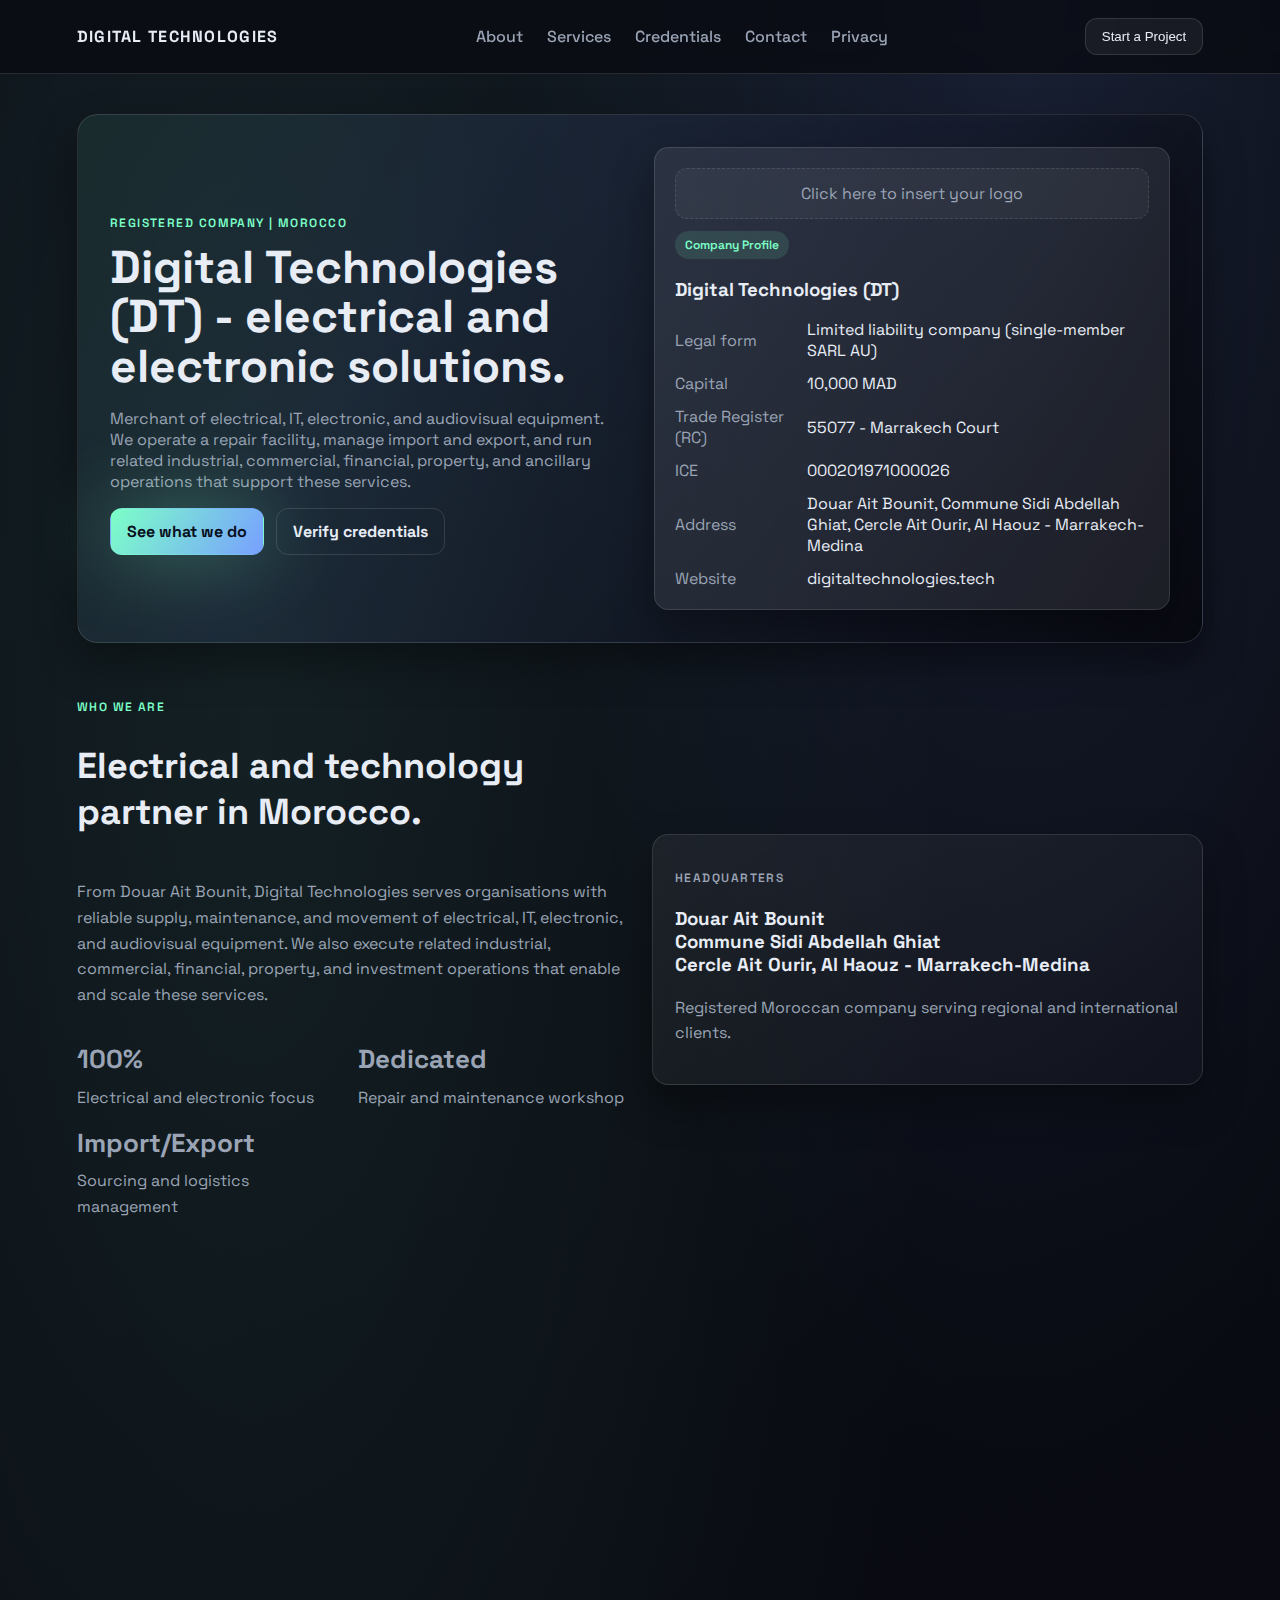
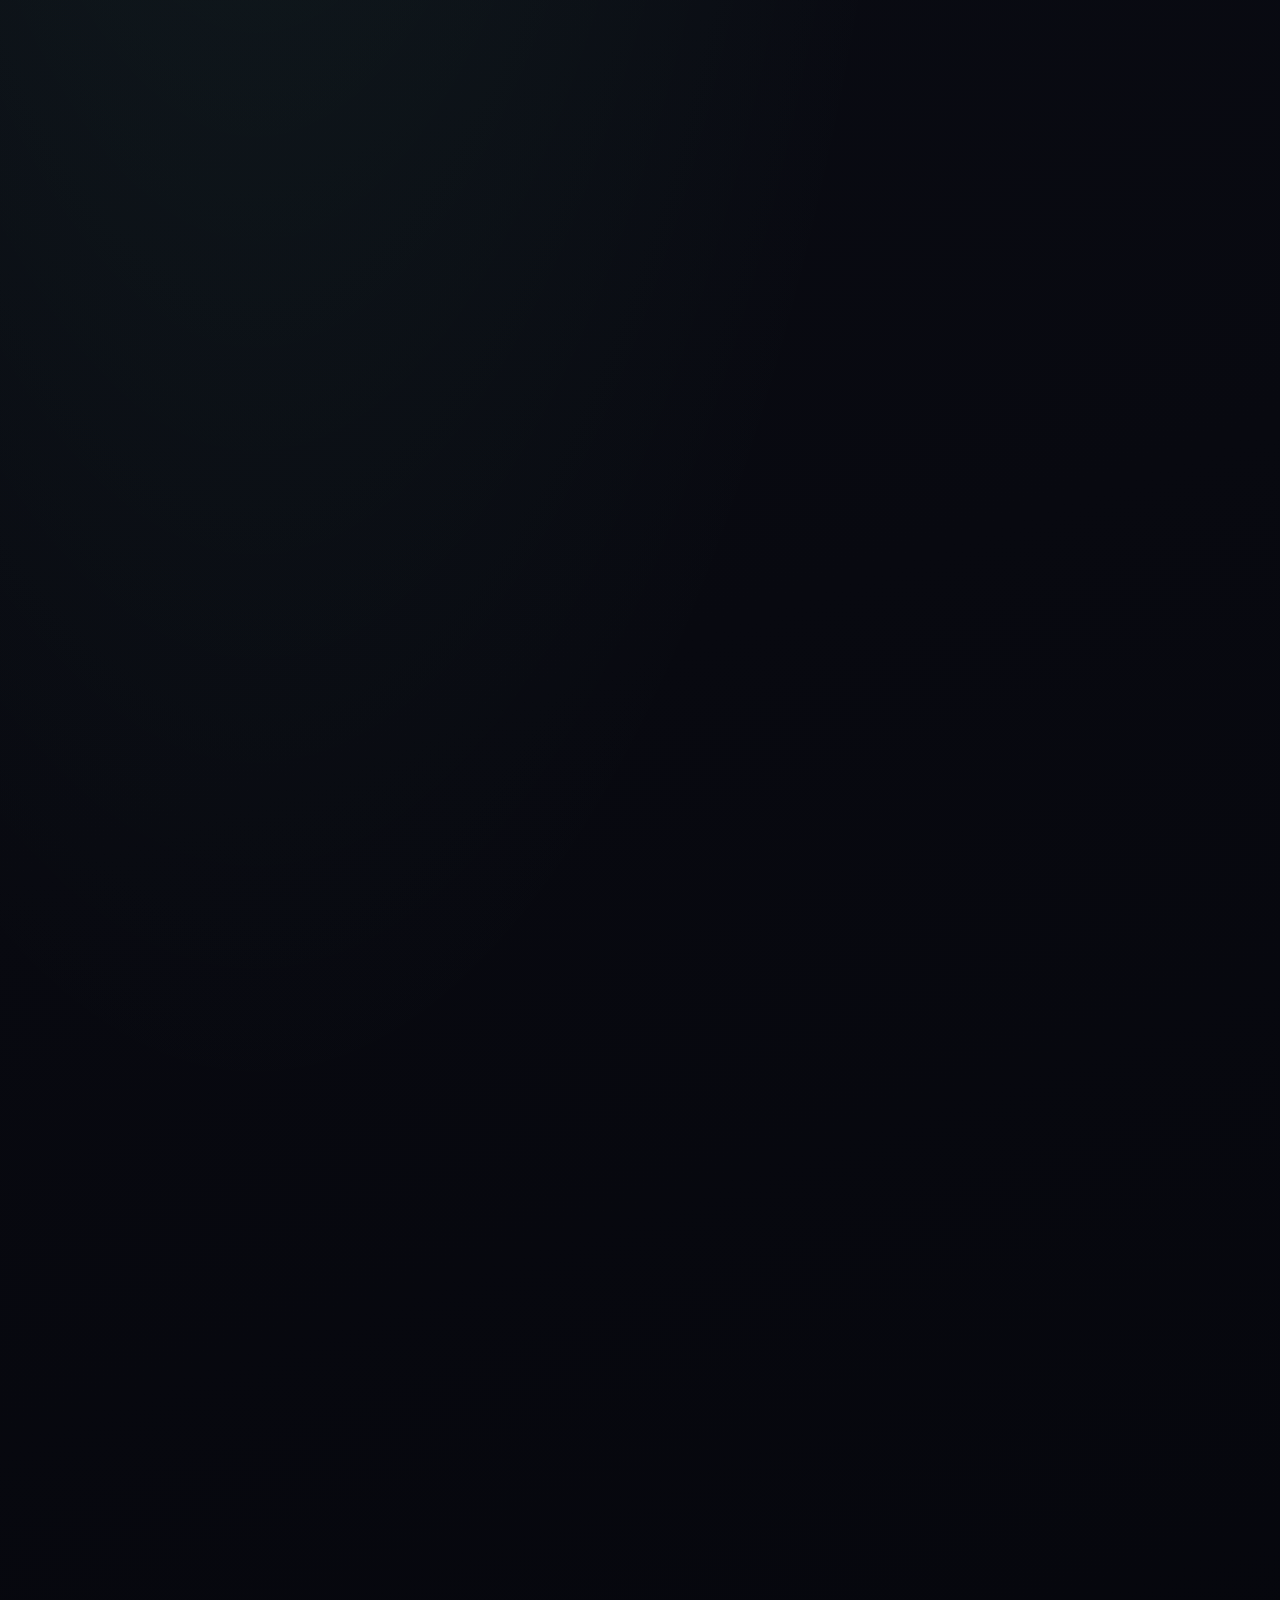
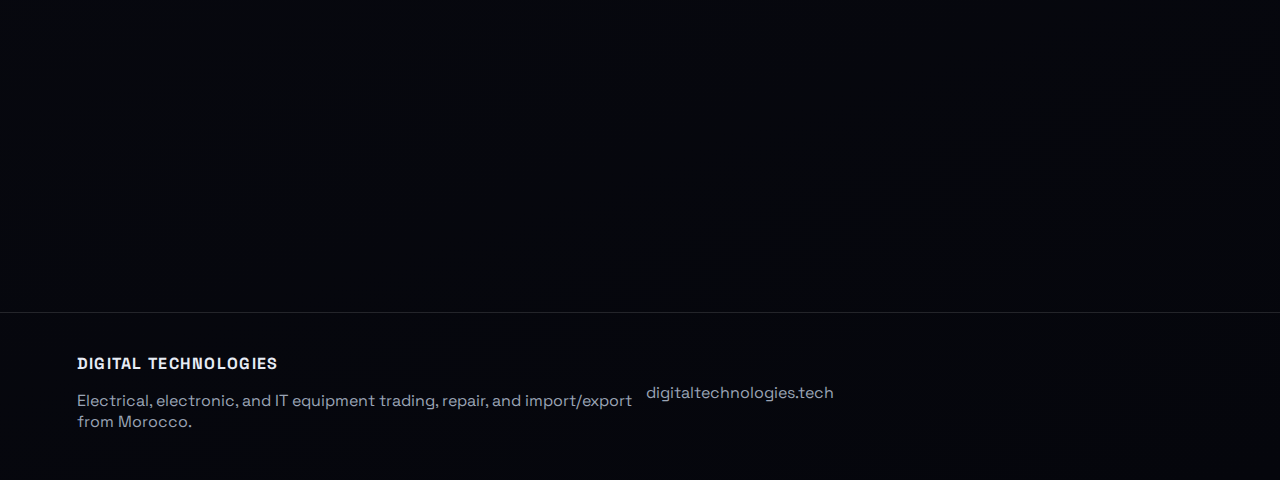
<file: index.html>
<!doctype html>
<html lang="en">
<head>
  <meta charset="UTF-8">
  <meta name="viewport" content="width=device-width, initial-scale=1.0">
  <title>Digital Technologies</title>
  <link rel="preconnect" href="https://fonts.googleapis.com">
  <link rel="preconnect" href="https://fonts.gstatic.com" crossorigin>
  <link href="https://fonts.googleapis.com/css2?family=Space+Grotesk:wght@400;500;600;700&display=swap" rel="stylesheet">
  <link rel="stylesheet" href="style.css">
</head>
<body>
  <header class="nav">
    <div class="logo">DIGITAL TECHNOLOGIES</div>
    <nav class="menu">
      <a href="#about">About</a>
      <a href="#services">Services</a>
      <a href="#credentials">Credentials</a>
      <a href="#contact">Contact</a>
      <a href="privacy.html">Privacy</a>
    </nav>
    <button class="cta" onclick="document.getElementById('contact').scrollIntoView({ behavior: 'smooth' });">Start a Project</button>
  </header>

  <main>
    <section class="hero">
      <div class="hero__content" data-animate>
        <p class="eyebrow">Registered company | Morocco</p>
        <h1>Digital Technologies (DT) - electrical and electronic solutions.</h1>
        <p class="lede">
          Merchant of electrical, IT, electronic, and audiovisual equipment. We operate a repair facility, manage import and export,
          and run related industrial, commercial, financial, property, and ancillary operations that support these services.
        </p>
        <div class="hero__actions">
          <a class="button primary" href="#services">See what we do</a>
          <a class="button ghost" href="#credentials">Verify credentials</a>
        </div>
      </div>
      <div class="hero__card" data-animate>
        <div class="logo-placeholder">Click here to insert your logo</div>
        <div class="badge">Company Profile</div>
        <h3>Digital Technologies (DT)</h3>
        <dl>
          <div class="row">
            <dt>Legal form</dt>
            <dd>Limited liability company (single-member SARL AU)</dd>
          </div>
          <div class="row">
            <dt>Capital</dt>
            <dd>10,000 MAD</dd>
          </div>
          <div class="row">
            <dt>Trade Register (RC)</dt>
            <dd>55077 - Marrakech Court</dd>
          </div>
          <div class="row">
            <dt>ICE</dt>
            <dd>000201971000026</dd>
          </div>
          <div class="row">
            <dt>Address</dt>
            <dd>Douar Ait Bounit, Commune Sidi Abdellah Ghiat, Cercle Ait Ourir, Al Haouz - Marrakech-Medina</dd>
          </div>
          <div class="row">
            <dt>Website</dt>
            <dd><a href="https://digitaltechnologies.tech/" target="_blank" rel="noreferrer">digitaltechnologies.tech</a></dd>
          </div>
        </dl>
      </div>
    </section>

    <section class="panel" id="about" data-animate>
      <div class="panel__content">
        <div class="label">Who we are</div>
        <h2>Electrical and technology partner in Morocco.</h2>
        <p>
          From Douar Ait Bounit, Digital Technologies serves organisations with reliable supply, maintenance, and movement
          of electrical, IT, electronic, and audiovisual equipment. We also execute related industrial, commercial, financial,
          property, and investment operations that enable and scale these services.
        </p>
        <div class="grid stats">
          <div>
            <p class="stat__number">100%</p>
            <p class="stat__label">Electrical and electronic focus</p>
          </div>
          <div>
            <p class="stat__number">Dedicated</p>
            <p class="stat__label">Repair and maintenance workshop</p>
          </div>
          <div>
            <p class="stat__number">Import/Export</p>
            <p class="stat__label">Sourcing and logistics management</p>
          </div>
        </div>
      </div>
      <div class="panel__visual">
        <div class="glass">
          <p class="label">Headquarters</p>
          <h3>Douar Ait Bounit<br>Commune Sidi Abdellah Ghiat<br>Cercle Ait Ourir, Al Haouz - Marrakech-Medina</h3>
          <p class="note">Registered Moroccan company serving regional and international clients.</p>
        </div>
      </div>
    </section>

    <section class="panel split" id="services" data-animate>
      <div class="label">What we do</div>
      <h2>From supply to after-sales - one accountable team.</h2>
      <div class="grid cards">
        <article class="card">
          <h3>Equipment Trading</h3>
          <p>Electrical, IT, electronic, and audiovisual hardware for business, industrial, and infrastructure needs.</p>
        </article>
        <article class="card">
          <h3>Repair Workshop</h3>
          <p>Diagnostics, repair, and upkeep of electrical, computer, electronic, and audiovisual equipment.</p>
        </article>
        <article class="card">
          <h3>Import and Export</h3>
          <p>Cross-border sourcing, customs coordination, and logistics to keep supply chains moving.</p>
        </article>
      </div>
    </section>

    <section class="panel credentials" id="credentials" data-animate>
      <div class="label">Credentials</div>
      <h2>Registered company details.</h2>
      <div class="credential-grid">
        <div class="credential">
          <p class="muted">Company name</p>
          <p class="value">Digital Technologies (DT)</p>
        </div>
        <div class="credential">
          <p class="muted">Legal form</p>
          <p class="value">Limited liability company (single-member SARL AU)</p>
        </div>
        <div class="credential">
          <p class="muted">Capital</p>
          <p class="value">10,000 MAD</p>
        </div>
        <div class="credential">
          <p class="muted">Trade Register (RC)</p>
          <p class="value">55077 - Marrakech Court</p>
        </div>
        <div class="credential">
          <p class="muted">ICE</p>
          <p class="value">000201971000026</p>
        </div>
        <div class="credential">
          <p class="muted">Address</p>
          <p class="value">Douar Ait Bounit, Commune Sidi Abdellah Ghiat, Cercle Ait Ourir, Al Haouz - Marrakech-Medina</p>
        </div>
        <div class="credential">
          <p class="muted">Activities</p>
          <p class="value">Trading of electrical, IT, electronic, and audiovisual equipment; repair services; import/export; related industrial, commercial, financial, property, and ancillary operations.</p>
        </div>
        <div class="credential">
          <p class="muted">Website</p>
          <p class="value"><a href="https://digitaltechnologies.tech/" target="_blank" rel="noreferrer">digitaltechnologies.tech</a></p>
        </div>
      </div>
    </section>

    <section class="panel contact" id="contact" data-animate>
      <div>
        <div class="label">Contact</div>
        <h2>Need equipment, repairs, or import/export support?</h2>
        <p>Send us your request for a quote, partnership, or service call. We respond quickly with clear next steps.</p>
        <div class="contact-actions">
          <a class="button primary" href="mailto:contact@digitaltechnologies.tech">contact@digitaltechnologies.tech</a>
          <a class="button ghost" href="https://digitaltechnologies.tech/" target="_blank" rel="noreferrer">Visit website</a>
        </div>
      </div>
      <form class="contact-form" onsubmit="handleSubmit(event)">
        <label>
          Project or idea
          <textarea name="message" required placeholder="Describe the outcome you want, timelines, and constraints."></textarea>
        </label>
        <label>
          Your email
          <input name="email" type="email" required placeholder="you@example.com">
        </label>
        <button type="submit" class="button primary full">Send</button>
        <p class="form-status" id="form-status" role="status"></p>
      </form>
    </section>
  </main>

  <footer class="footer">
    <div>
      <p class="logo">DIGITAL TECHNOLOGIES</p>
      <p class="muted">Electrical, electronic, and IT equipment trading, repair, and import/export from Morocco.</p>
    </div>
    <div class="footer__meta">
      <a href="https://digitaltechnologies.tech/" target="_blank" rel="noreferrer">digitaltechnologies.tech</a>
    </div>
  </footer>

  <script src="script.js"></script>
</body>
</html>
</file>
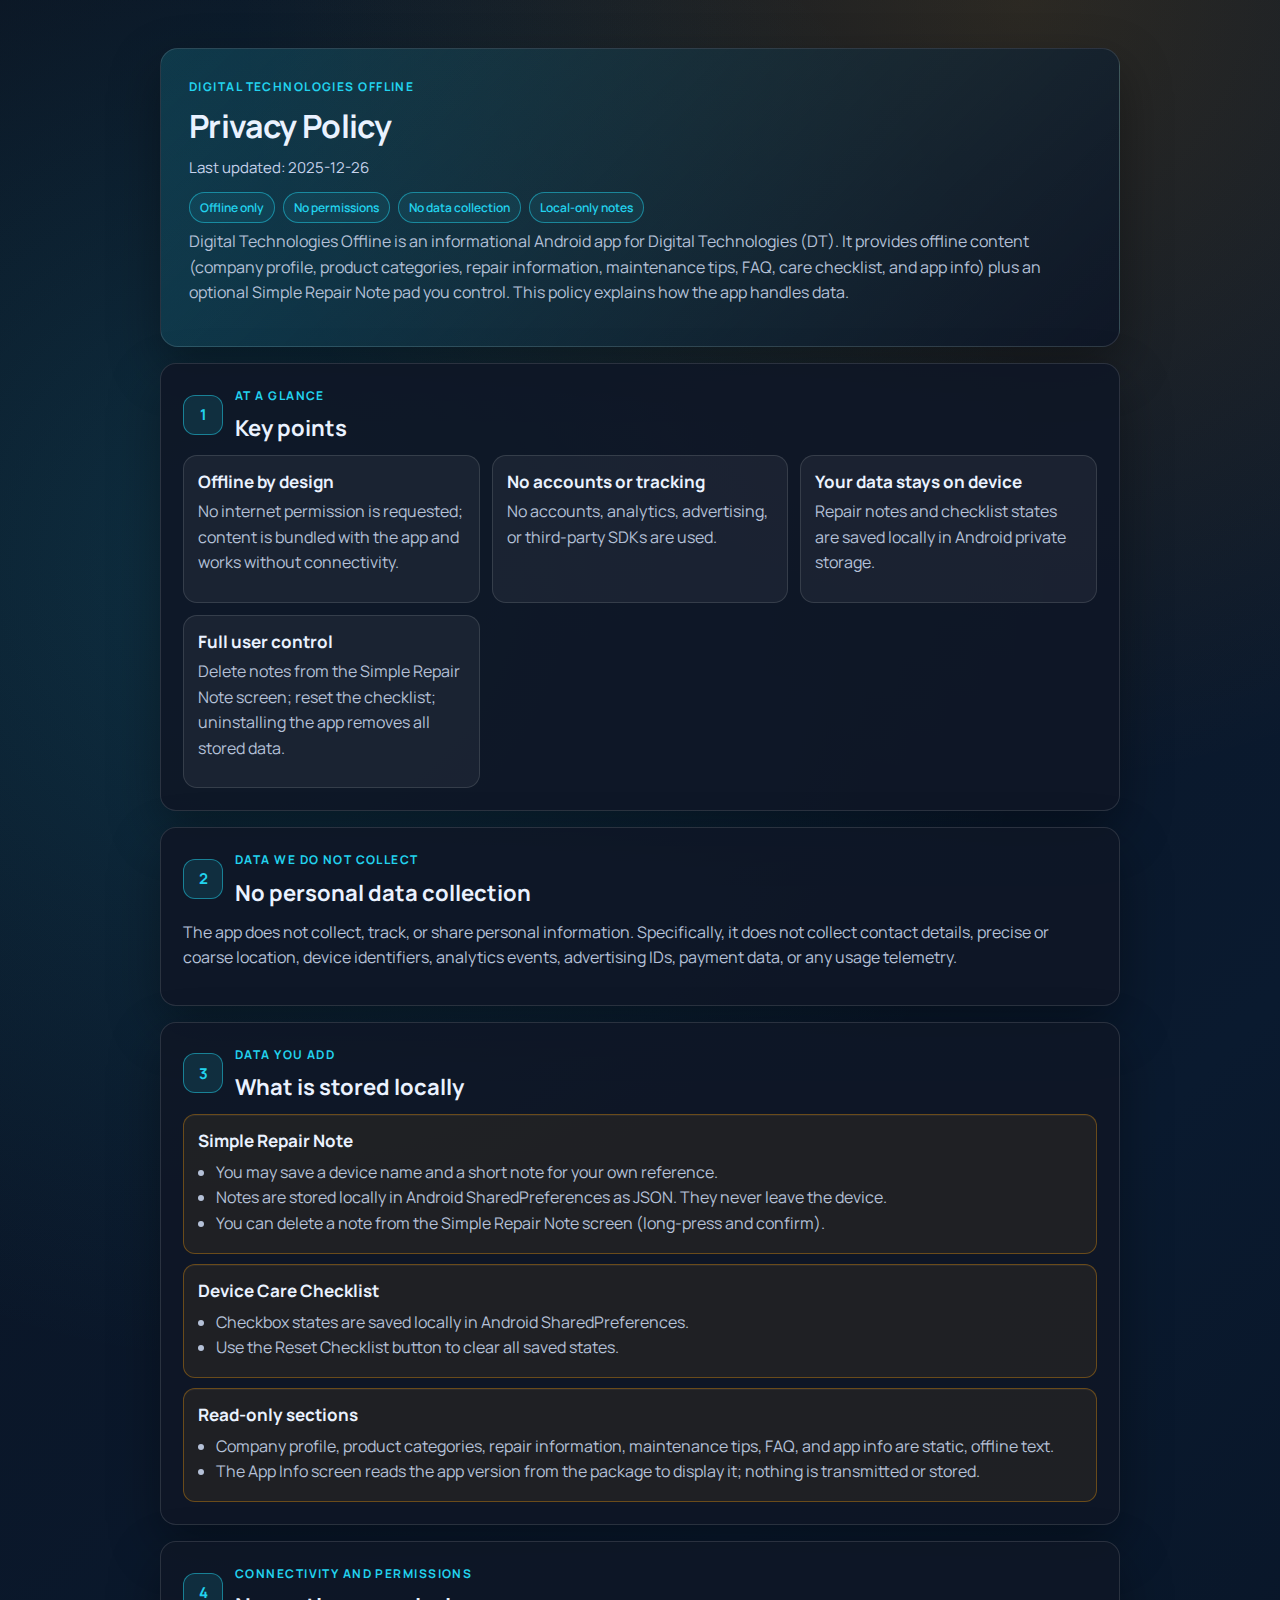
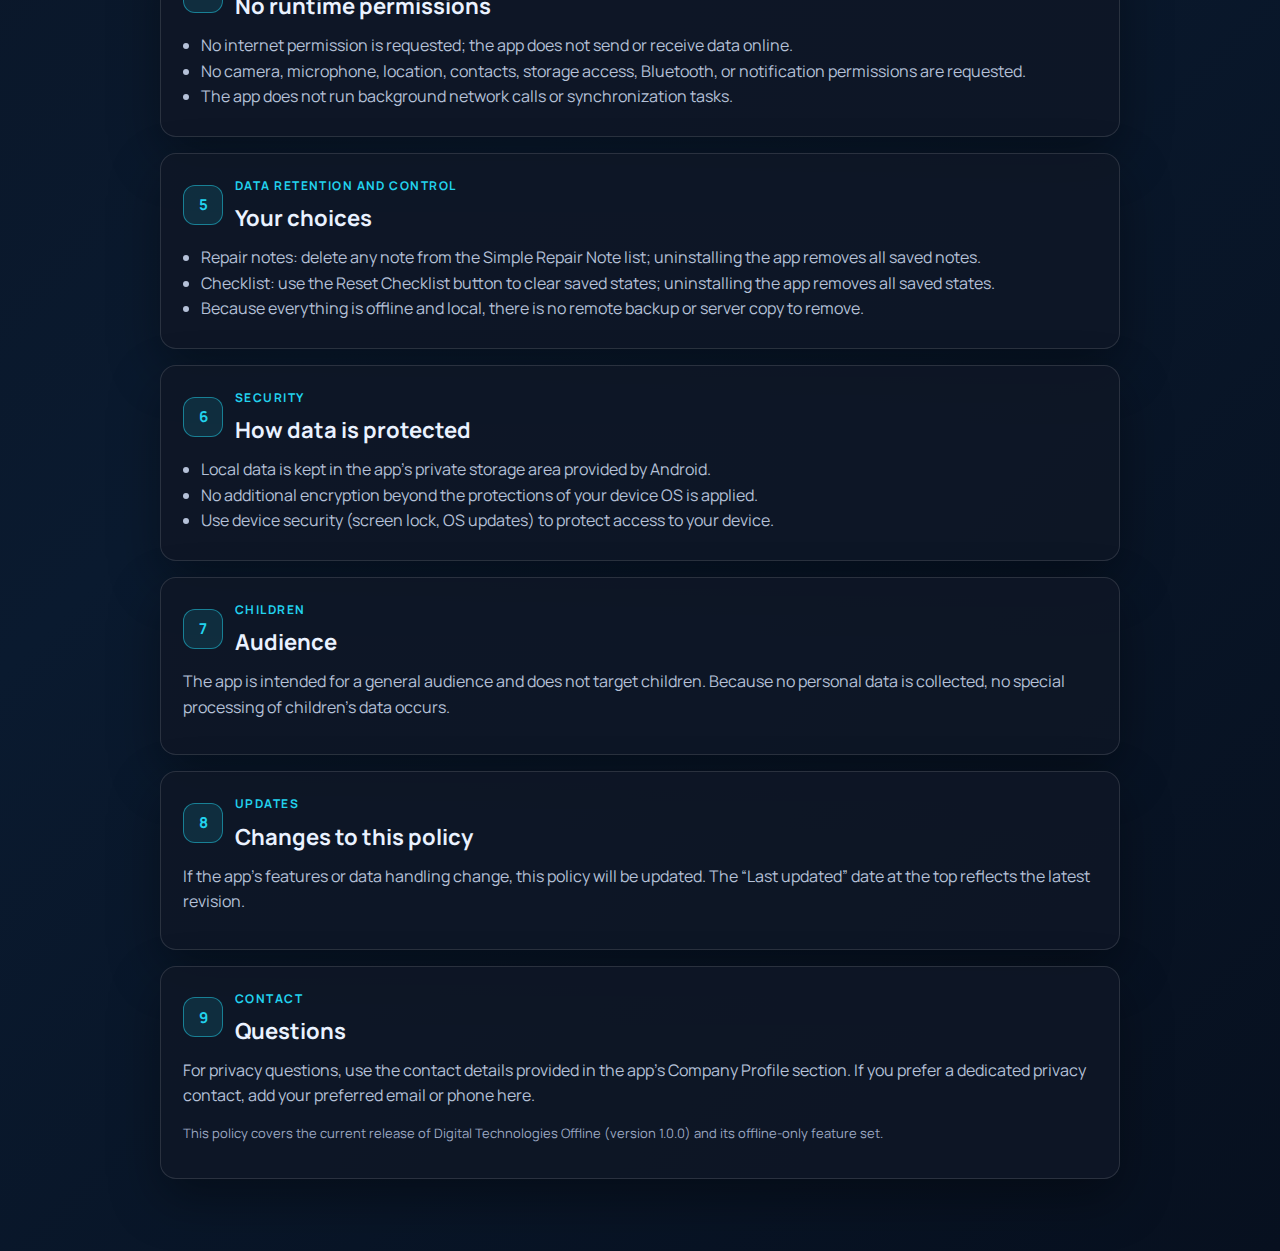
<file: privacy.html>
<!DOCTYPE html>
<html lang="en">
<head>
  <meta charset="UTF-8">
  <meta name="viewport" content="width=device-width, initial-scale=1.0">
  <title>Digital Technologies Offline — Privacy Policy</title>
  <style>
    @import url('https://fonts.googleapis.com/css2?family=Manrope:wght@400;600;700&display=swap');
    :root {
      --bg: #0b1220;
      --card: rgba(14, 22, 38, 0.9);
      --panel: rgba(255, 255, 255, 0.05);
      --border: rgba(255, 255, 255, 0.12);
      --text: #eaf2ff;
      --muted: #b5c1d8;
      --accent: #22d3ee;
      --accent-2: #f59e0b;
      --shadow: 0 20px 50px rgba(0, 0, 0, 0.35);
    }
    * { box-sizing: border-box; }
    body {
      margin: 0;
      min-height: 100vh;
      font-family: 'Manrope', 'Segoe UI', sans-serif;
      color: var(--text);
      background:
        radial-gradient(circle at 20% 20%, rgba(34, 211, 238, 0.14), transparent 32%),
        radial-gradient(circle at 80% 0%, rgba(245, 158, 11, 0.14), transparent 26%),
        linear-gradient(135deg, #0b1220, #0a1a2f 55%, #07101f);
      padding: 0;
    }
    .page {
      max-width: 1000px;
      margin: 0 auto;
      padding: 48px 20px 72px;
      position: relative;
      z-index: 1;
    }
    .hero {
      background: linear-gradient(135deg, rgba(34, 211, 238, 0.16), rgba(14, 22, 38, 0.92));
      border: 1px solid var(--border);
      border-radius: 18px;
      padding: 28px;
      box-shadow: var(--shadow);
    }
    .eyebrow {
      text-transform: uppercase;
      letter-spacing: 0.12em;
      font-size: 12px;
      color: var(--accent);
      margin: 0 0 8px 0;
      font-weight: 700;
    }
    h1 {
      margin: 0 0 8px 0;
      font-size: 32px;
      letter-spacing: -0.02em;
    }
    h2 { margin: 0; font-size: 22px; }
    h3 { margin: 0 0 4px 0; font-size: 17px; }
    p { margin: 6px 0 12px; color: var(--muted); line-height: 1.6; }
    .lede { font-size: 15px; color: #c7d3ec; }
    .tags { display: flex; flex-wrap: wrap; gap: 8px; margin-top: 12px; }
    .tag {
      padding: 6px 10px;
      border-radius: 999px;
      border: 1px solid rgba(34, 211, 238, 0.5);
      color: var(--accent);
      font-weight: 600;
      font-size: 12px;
      background: rgba(34, 211, 238, 0.08);
    }
    .card {
      margin-top: 16px;
      background: var(--card);
      border: 1px solid var(--border);
      border-radius: 16px;
      padding: 22px;
      box-shadow: var(--shadow);
    }
    .section-head {
      display: flex;
      gap: 12px;
      align-items: center;
      margin-bottom: 12px;
    }
    .badge {
      width: 40px;
      height: 40px;
      border-radius: 12px;
      display: grid;
      place-items: center;
      background: rgba(34, 211, 238, 0.12);
      border: 1px solid rgba(34, 211, 238, 0.5);
      color: var(--accent);
      font-weight: 700;
      font-size: 15px;
    }
    ul { margin: 8px 0 4px 0; color: var(--muted); line-height: 1.6; padding-left: 18px; }
    .summary-grid {
      display: grid;
      grid-template-columns: repeat(auto-fit, minmax(220px, 1fr));
      gap: 12px;
      margin-top: 6px;
    }
    .summary-card {
      background: var(--panel);
      border: 1px solid var(--border);
      border-radius: 14px;
      padding: 14px;
    }
    .callout {
      margin-top: 10px;
      padding: 14px 14px 12px;
      border-radius: 12px;
      border: 1px solid rgba(245, 158, 11, 0.35);
      background: rgba(245, 158, 11, 0.08);
      box-shadow: inset 0 1px 0 rgba(255,255,255,0.05);
    }
    .footnote {
      margin-top: 14px;
      font-size: 13px;
      color: #9ca8c3;
    }
    @media (max-width: 640px) {
      .hero, .card { padding: 18px; }
      h1 { font-size: 26px; }
      h2 { font-size: 20px; }
      .section-head { align-items: flex-start; }
    }
  </style>
</head>
<body>
  <main class="page">
    <header class="hero">
      <p class="eyebrow">Digital Technologies Offline</p>
      <h1>Privacy Policy</h1>
      <p class="lede">Last updated: 2025-12-26</p>
      <div class="tags">
        <span class="tag">Offline only</span>
        <span class="tag">No permissions</span>
        <span class="tag">No data collection</span>
        <span class="tag">Local-only notes</span>
      </div>
      <p>Digital Technologies Offline is an informational Android app for Digital Technologies (DT). It provides offline content (company profile, product categories, repair information, maintenance tips, FAQ, care checklist, and app info) plus an optional Simple Repair Note pad you control. This policy explains how the app handles data.</p>
    </header>

    <section class="card">
      <div class="section-head">
        <span class="badge">1</span>
        <div>
          <p class="eyebrow">At a glance</p>
          <h2>Key points</h2>
        </div>
      </div>
      <div class="summary-grid">
        <div class="summary-card">
          <h3>Offline by design</h3>
          <p>No internet permission is requested; content is bundled with the app and works without connectivity.</p>
        </div>
        <div class="summary-card">
          <h3>No accounts or tracking</h3>
          <p>No accounts, analytics, advertising, or third-party SDKs are used.</p>
        </div>
        <div class="summary-card">
          <h3>Your data stays on device</h3>
          <p>Repair notes and checklist states are saved locally in Android private storage.</p>
        </div>
        <div class="summary-card">
          <h3>Full user control</h3>
          <p>Delete notes from the Simple Repair Note screen; reset the checklist; uninstalling the app removes all stored data.</p>
        </div>
      </div>
    </section>

    <section class="card">
      <div class="section-head">
        <span class="badge">2</span>
        <div>
          <p class="eyebrow">Data we do not collect</p>
          <h2>No personal data collection</h2>
        </div>
      </div>
      <p>The app does not collect, track, or share personal information. Specifically, it does not collect contact details, precise or coarse location, device identifiers, analytics events, advertising IDs, payment data, or any usage telemetry.</p>
    </section>

    <section class="card">
      <div class="section-head">
        <span class="badge">3</span>
        <div>
          <p class="eyebrow">Data you add</p>
          <h2>What is stored locally</h2>
        </div>
      </div>
      <div class="callout">
        <h3>Simple Repair Note</h3>
        <ul>
          <li>You may save a device name and a short note for your own reference.</li>
          <li>Notes are stored locally in Android SharedPreferences as JSON. They never leave the device.</li>
          <li>You can delete a note from the Simple Repair Note screen (long-press and confirm).</li>
        </ul>
      </div>
      <div class="callout">
        <h3>Device Care Checklist</h3>
        <ul>
          <li>Checkbox states are saved locally in Android SharedPreferences.</li>
          <li>Use the Reset Checklist button to clear all saved states.</li>
        </ul>
      </div>
      <div class="callout">
        <h3>Read-only sections</h3>
        <ul>
          <li>Company profile, product categories, repair information, maintenance tips, FAQ, and app info are static, offline text.</li>
          <li>The App Info screen reads the app version from the package to display it; nothing is transmitted or stored.</li>
        </ul>
      </div>
    </section>

    <section class="card">
      <div class="section-head">
        <span class="badge">4</span>
        <div>
          <p class="eyebrow">Connectivity and permissions</p>
          <h2>No runtime permissions</h2>
        </div>
      </div>
      <ul>
        <li>No internet permission is requested; the app does not send or receive data online.</li>
        <li>No camera, microphone, location, contacts, storage access, Bluetooth, or notification permissions are requested.</li>
        <li>The app does not run background network calls or synchronization tasks.</li>
      </ul>
    </section>

    <section class="card">
      <div class="section-head">
        <span class="badge">5</span>
        <div>
          <p class="eyebrow">Data retention and control</p>
          <h2>Your choices</h2>
        </div>
      </div>
      <ul>
        <li>Repair notes: delete any note from the Simple Repair Note list; uninstalling the app removes all saved notes.</li>
        <li>Checklist: use the Reset Checklist button to clear saved states; uninstalling the app removes all saved states.</li>
        <li>Because everything is offline and local, there is no remote backup or server copy to remove.</li>
      </ul>
    </section>

    <section class="card">
      <div class="section-head">
        <span class="badge">6</span>
        <div>
          <p class="eyebrow">Security</p>
          <h2>How data is protected</h2>
        </div>
      </div>
      <ul>
        <li>Local data is kept in the app’s private storage area provided by Android.</li>
        <li>No additional encryption beyond the protections of your device OS is applied.</li>
        <li>Use device security (screen lock, OS updates) to protect access to your device.</li>
      </ul>
    </section>

    <section class="card">
      <div class="section-head">
        <span class="badge">7</span>
        <div>
          <p class="eyebrow">Children</p>
          <h2>Audience</h2>
        </div>
      </div>
      <p>The app is intended for a general audience and does not target children. Because no personal data is collected, no special processing of children’s data occurs.</p>
    </section>

    <section class="card">
      <div class="section-head">
        <span class="badge">8</span>
        <div>
          <p class="eyebrow">Updates</p>
          <h2>Changes to this policy</h2>
        </div>
      </div>
      <p>If the app’s features or data handling change, this policy will be updated. The “Last updated” date at the top reflects the latest revision.</p>
    </section>

    <section class="card">
      <div class="section-head">
        <span class="badge">9</span>
        <div>
          <p class="eyebrow">Contact</p>
          <h2>Questions</h2>
        </div>
      </div>
      <p>For privacy questions, use the contact details provided in the app’s Company Profile section. If you prefer a dedicated privacy contact, add your preferred email or phone here.</p>
      <p class="footnote">This policy covers the current release of Digital Technologies Offline (version 1.0.0) and its offline-only feature set.</p>
    </section>
  </main>
</body>
</html>
</file>
<file: style.css>
:root {
  --bg: #0b0d14;
  --bg-accent: #101524;
  --surface: rgba(255, 255, 255, 0.06);
  --card: rgba(255, 255, 255, 0.08);
  --text: #e7ecf5;
  --muted: #9aa4b5;
  --primary: #7cffc7;
  --primary-strong: #57e0a4;
  --accent: #78a0ff;
  --border: rgba(255, 255, 255, 0.12);
  --shadow: 0 20px 40px rgba(0, 0, 0, 0.35);
  --radius: 16px;
  --radius-sm: 12px;
  --glow: 0 0 80px rgba(124, 255, 199, 0.35);
}

*,
*::before,
*::after {
  box-sizing: border-box;
}

body {
  margin: 0;
  font-family: 'Space Grotesk', 'Segoe UI', sans-serif;
  background: radial-gradient(120% 120% at 20% 20%, rgba(124, 255, 199, 0.08), transparent 45%),
    radial-gradient(100% 100% at 80% 0%, rgba(120, 160, 255, 0.12), transparent 40%),
    linear-gradient(160deg, #0c0f18 0%, #080910 60%, #05060c 100%);
  color: var(--text);
  -webkit-font-smoothing: antialiased;
}

a {
  color: inherit;
  text-decoration: none;
}

.nav {
  position: sticky;
  top: 0;
  display: flex;
  align-items: center;
  justify-content: space-between;
  padding: 18px 6vw;
  background: rgba(8, 9, 16, 0.75);
  backdrop-filter: blur(18px);
  border-bottom: 1px solid var(--border);
  z-index: 10;
}

.logo {
  font-weight: 700;
  letter-spacing: 0.08em;
}

.menu {
  display: flex;
  gap: 24px;
  font-weight: 500;
}

.menu a {
  color: var(--muted);
  transition: color 0.2s ease;
}

.menu a:hover {
  color: var(--text);
}

.cta {
  border: 1px solid var(--border);
  background: var(--surface);
  color: var(--text);
  padding: 10px 16px;
  border-radius: var(--radius-sm);
  cursor: pointer;
  transition: all 0.2s ease;
}

.cta:hover {
  border-color: var(--primary);
  box-shadow: var(--glow);
}

main {
  padding: 40px 6vw 80px;
}

.hero {
  display: grid;
  grid-template-columns: repeat(auto-fit, minmax(320px, 1fr));
  gap: 28px;
  align-items: center;
  padding: 32px;
  border: 1px solid var(--border);
  border-radius: calc(var(--radius) * 1.3);
  background: linear-gradient(120deg, rgba(124, 255, 199, 0.08), rgba(120, 160, 255, 0.1) 30%, rgba(8, 9, 16, 0.9));
  box-shadow: var(--shadow);
}

.hero h1 {
  font-size: clamp(28px, 4vw, 46px);
  line-height: 1.08;
  margin: 12px 0 16px;
}

.hero .lede {
  color: var(--muted);
  max-width: 620px;
}

.eyebrow,
.label {
  text-transform: uppercase;
  letter-spacing: 0.12em;
  font-size: 12px;
  color: var(--primary);
  font-weight: 600;
}

.hero__actions {
  display: flex;
  flex-wrap: wrap;
  gap: 12px;
  margin-top: 16px;
}

.hero__card {
  background: var(--card);
  border-radius: calc(var(--radius) * 0.9);
  padding: 20px;
  border: 1px solid var(--border);
  box-shadow: var(--shadow);
}

.logo-placeholder {
  border: 1px dashed var(--border);
  border-radius: var(--radius-sm);
  padding: 14px;
  text-align: center;
  color: var(--muted);
  background: rgba(255, 255, 255, 0.04);
  margin-bottom: 12px;
}

.badge {
  display: inline-flex;
  align-items: center;
  gap: 8px;
  background: rgba(124, 255, 199, 0.12);
  color: var(--primary);
  padding: 6px 10px;
  border-radius: 999px;
  font-weight: 600;
  font-size: 12px;
}

dl {
  margin: 12px 0 0;
  display: grid;
  gap: 12px;
}

.row {
  display: grid;
  grid-template-columns: 120px 1fr;
  gap: 12px;
  align-items: center;
}

dt {
  color: var(--muted);
}

dd {
  margin: 0;
}

.panel {
  margin-top: 56px;
  display: grid;
  grid-template-columns: repeat(auto-fit, minmax(260px, 1fr));
  gap: 24px;
  align-items: center;
}

.panel h2 {
  margin: 12px 0;
  font-size: clamp(24px, 3vw, 36px);
}

.panel p {
  color: var(--muted);
  line-height: 1.6;
}

.panel__content {
  display: grid;
  gap: 16px;
}

.grid.stats {
  display: grid;
  grid-template-columns: repeat(auto-fit, minmax(180px, 1fr));
  gap: 12px;
}

.stat__number {
  font-size: 26px;
  font-weight: 700;
  color: var(--text);
  margin: 0 0 4px;
}

.stat__label {
  margin: 0;
}

.panel__visual {
  justify-self: end;
}

.glass {
  background: linear-gradient(145deg, rgba(255, 255, 255, 0.06), rgba(255, 255, 255, 0.02));
  border: 1px solid var(--border);
  border-radius: var(--radius);
  padding: 22px;
  box-shadow: var(--shadow);
}

.note {
  color: var(--muted);
  margin-top: 12px;
}

.panel.split {
  display: flex;
  flex-direction: column;
  gap: 18px;
}

.cards {
  display: grid;
  grid-template-columns: repeat(auto-fit, minmax(220px, 1fr));
  gap: 18px;
}

.card {
  background: var(--surface);
  border: 1px solid var(--border);
  border-radius: var(--radius-sm);
  padding: 18px;
  box-shadow: var(--shadow);
}

.card h3 {
  margin-top: 0;
}

.credentials {
  background: var(--bg-accent);
  padding: 26px;
  border-radius: var(--radius);
  border: 1px solid var(--border);
}

.credential-grid {
  display: grid;
  grid-template-columns: repeat(auto-fit, minmax(220px, 1fr));
  gap: 16px;
  margin-top: 12px;
}

.credential {
  padding: 14px;
  border: 1px solid var(--border);
  border-radius: var(--radius-sm);
  background: var(--surface);
}

.muted {
  color: var(--muted);
}

.value {
  margin: 4px 0 0;
  font-weight: 600;
  color: var(--text);
}

.contact {
  margin-top: 48px;
  padding: 24px;
  border: 1px solid var(--border);
  border-radius: var(--radius);
  background: linear-gradient(120deg, rgba(124, 255, 199, 0.06), rgba(120, 160, 255, 0.08), rgba(11, 13, 20, 0.9));
  display: grid;
  grid-template-columns: repeat(auto-fit, minmax(280px, 1fr));
  gap: 18px;
  align-items: start;
}

.contact-actions {
  display: flex;
  gap: 12px;
  flex-wrap: wrap;
  margin-top: 12px;
}

.contact-form {
  display: grid;
  gap: 12px;
  background: rgba(255, 255, 255, 0.04);
  border: 1px solid var(--border);
  padding: 16px;
  border-radius: var(--radius-sm);
}

.contact-form label {
  display: grid;
  gap: 6px;
  font-weight: 600;
}

.contact-form textarea,
.contact-form input {
  width: 100%;
  border: 1px solid var(--border);
  border-radius: var(--radius-sm);
  background: var(--bg);
  color: var(--text);
  padding: 10px;
  font-size: 15px;
}

.contact-form textarea {
  min-height: 110px;
  resize: vertical;
}

.form-status {
  min-height: 18px;
  color: var(--primary);
  font-weight: 600;
}

.footer {
  padding: 24px 6vw 32px;
  border-top: 1px solid var(--border);
  margin-top: 56px;
  display: grid;
  grid-template-columns: repeat(auto-fit, minmax(220px, 1fr));
  gap: 12px;
  align-items: center;
}

.footer__meta {
  display: flex;
  gap: 12px;
  flex-wrap: wrap;
  color: var(--muted);
}

.button {
  display: inline-flex;
  align-items: center;
  justify-content: center;
  gap: 8px;
  padding: 12px 16px;
  border-radius: var(--radius-sm);
  font-weight: 700;
  border: 1px solid transparent;
  cursor: pointer;
  transition: transform 0.18s ease, box-shadow 0.18s ease, background 0.18s ease;
}

.button.primary {
  background: linear-gradient(120deg, var(--primary), var(--accent));
  color: #08101d;
  box-shadow: var(--glow);
}

.button.primary:hover {
  transform: translateY(-1px);
}

.button.ghost {
  border-color: var(--border);
  color: var(--text);
}

.button.ghost:hover {
  border-color: var(--primary);
}

.button.full {
  width: 100%;
}

[data-animate] {
  opacity: 0;
  transform: translateY(12px);
  transition: opacity 0.6s ease, transform 0.6s ease;
}

[data-animate].visible {
  opacity: 1;
  transform: translateY(0);
}

@media (max-width: 900px) {
  .nav {
    gap: 12px;
  }
  .menu {
    gap: 14px;
  }
  .hero {
    padding: 24px;
  }
}

@media (max-width: 680px) {
  .nav {
    flex-wrap: wrap;
  }
  .menu {
    width: 100%;
    justify-content: space-between;
  }
}
</file>
